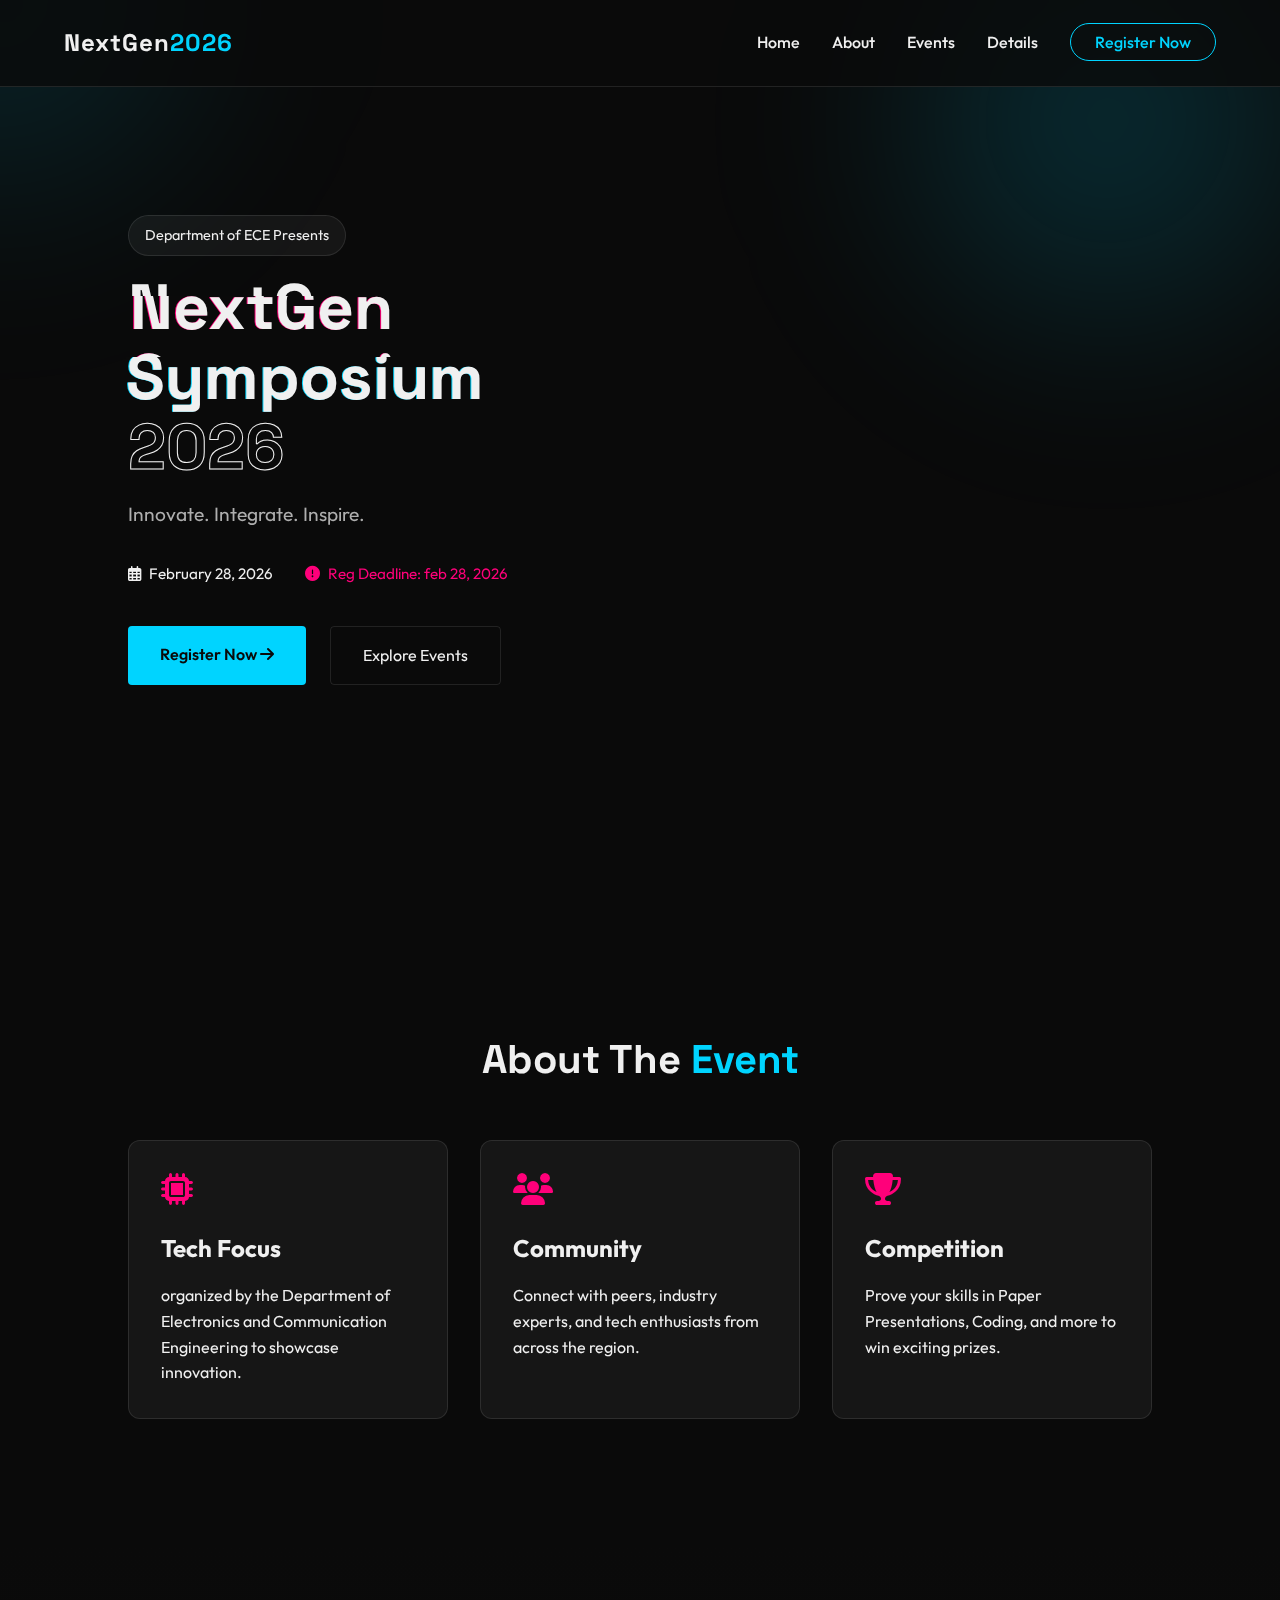
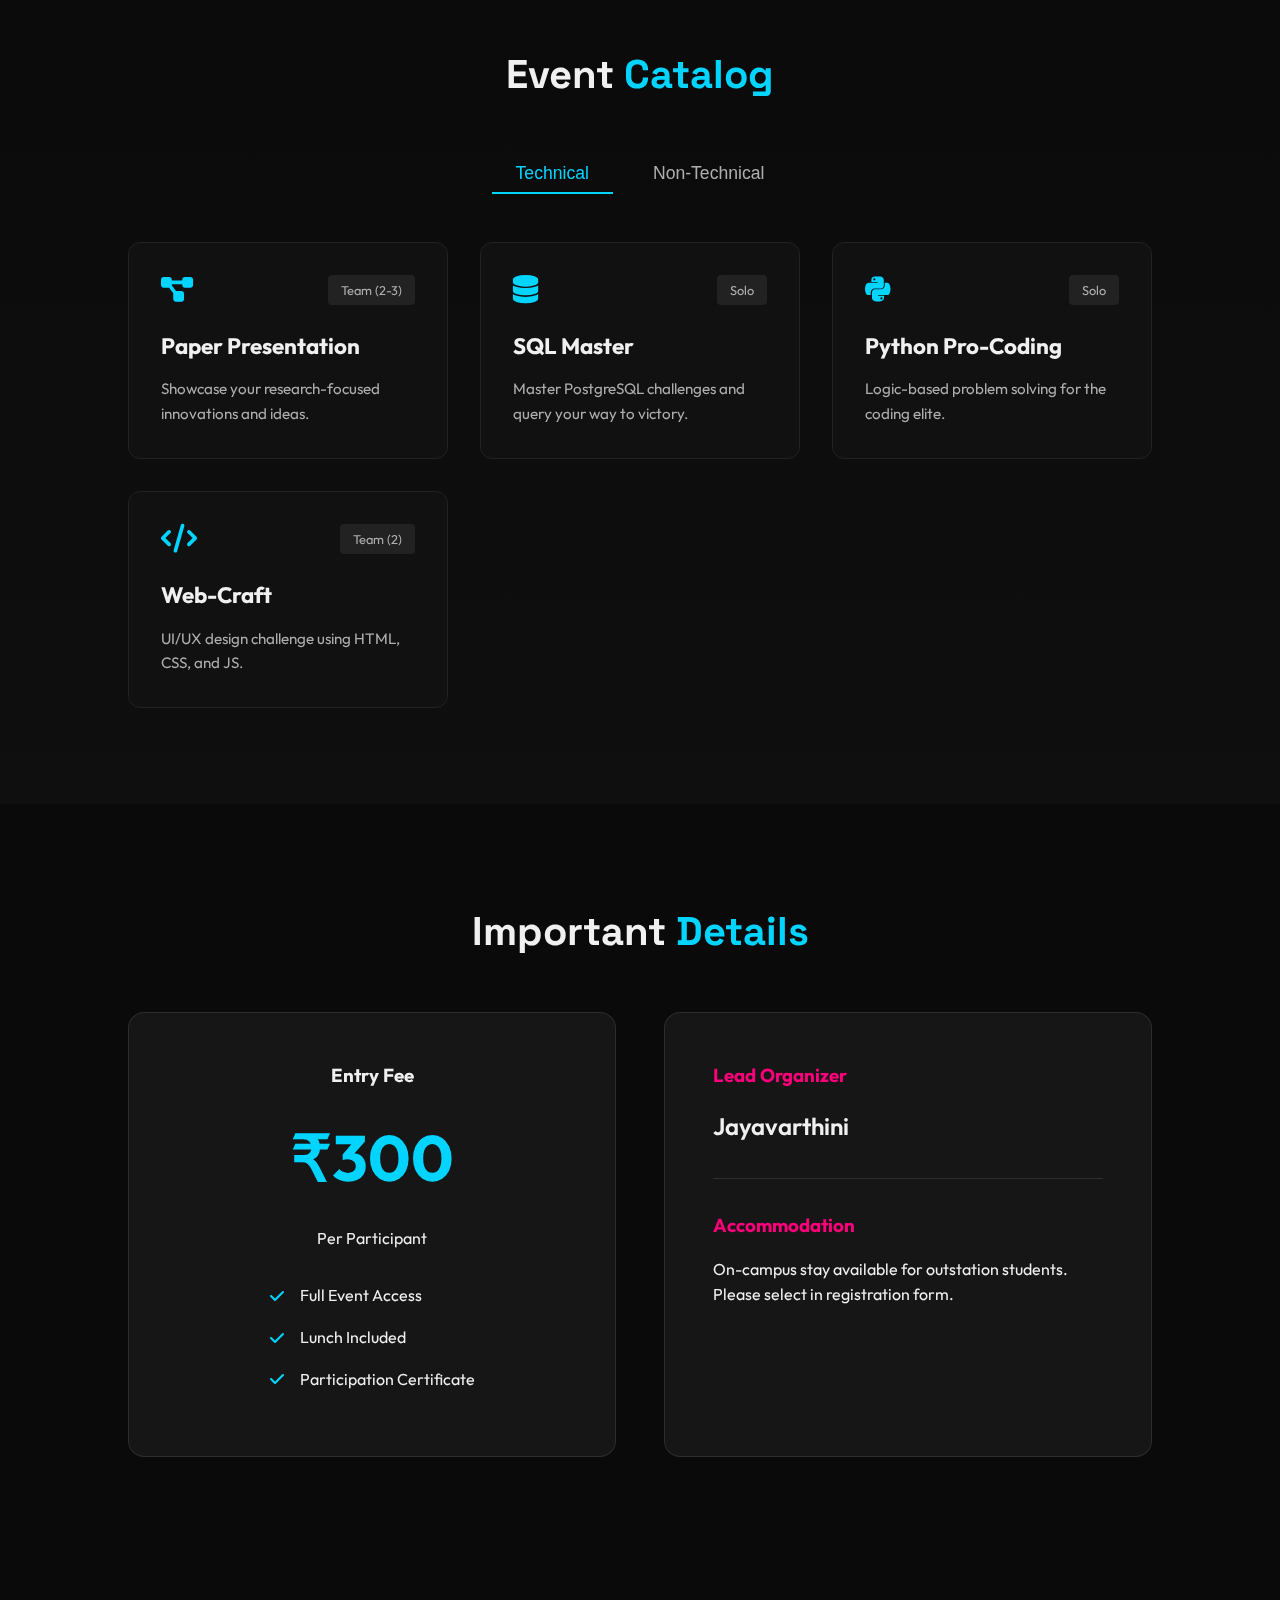
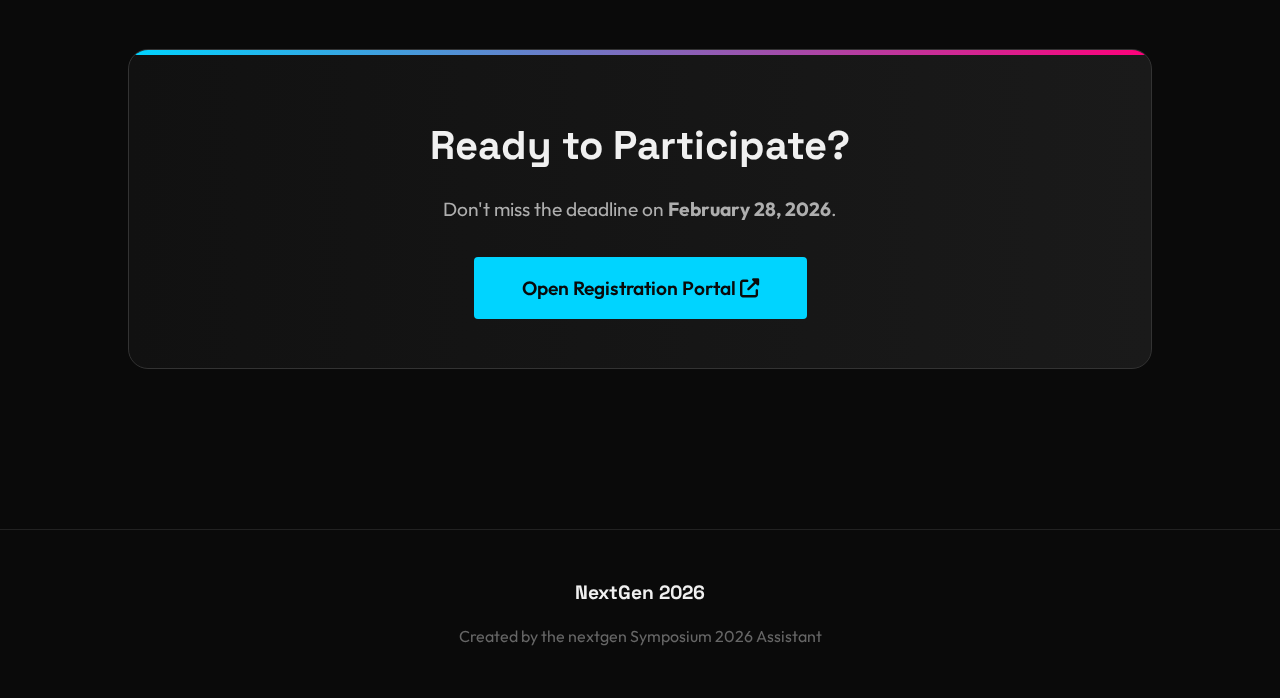
<file: index.html>
<!DOCTYPE html>
<html lang="en">

<head>
    <meta charset="UTF-8">
    <meta name="viewport" content="width=device-width, initial-scale=1.0">
    <title>NextGen Symposium 2026 | InfoTech Symposium</title>
    <meta name="description"
        content="Official website for NextGen Symposium 2026 organized by the Department of Electronics and Communication Engineering.">
    <link rel="stylesheet" href="style.css">
    <link rel="preconnect" href="https://fonts.googleapis.com">
    <link rel="preconnect" href="https://fonts.gstatic.com" crossorigin>
    <link
        href="https://fonts.googleapis.com/css2?family=Outfit:wght@300;400;600;700&family=Space+Grotesk:wght@400;600;700&display=swap"
        rel="stylesheet">
    <link rel="stylesheet" href="https://cdnjs.cloudflare.com/ajax/libs/font-awesome/6.4.0/css/all.min.css">
</head>

<body>
    <div class="cursor-glow"></div>

    <nav class="navbar">
        <div class="logo">NextGen<span class="highlight">2026</span></div>
        <ul class="nav-links">
            <li><a href="#home">Home</a></li>
            <li><a href="#about">About</a></li>
            <li><a href="#events">Events</a></li>
            <li><a href="#details">Details</a></li>
            <li><a href="register.html" class="cta-button">Register Now</a></li>
        </ul>
        <div class="hamburger">
            <i class="fas fa-bars"></i>
        </div>
    </nav>

    <header id="home" class="hero">
        <div class="hero-content">
            <span class="badge">Department of ECE Presents</span>
            <h1 class="glitch" data-text="NextGen Symposium">NextGen Symposium <br> <span
                    class="highlight-text">2026</span></h1>
            <p class="subtitle">Innovate. Integrate. Inspire.</p>
            <div class="event-meta">
                <div class="meta-item">
                    <i class="far fa-calendar-alt"></i>
                    <span>February 28, 2026</span>
                </div>
                <div class="meta-item warning">
                    <i class="fas fa-exclamation-circle"></i>
                    <span>Reg Deadline: feb 28, 2026</span>
                </div>
            </div>
            <div class="cta-group">
                <a href="register.html" class="primary-btn">Register Now <i class="fas fa-arrow-right"></i></a>
                <a href="#events" class="secondary-btn">Explore Events</a>
            </div>
        </div>
        <div class="hero-visual">
            <div class="glowing-orb"></div>
            <div class="grid-overlay"></div>
        </div>
    </header>

    <section id="about" class="about-section">
        <div class="container">
            <h2 class="section-title">About The <span class="highlight">Event</span></h2>
            <div class="about-grid">
                <div class="about-card glass">
                    <i class="fas fa-microchip icon"></i>
                    <h3>Tech Focus</h3>
                    <p>organized by the Department of Electronics and Communication Engineering to showcase innovation.
                    </p>
                </div>
                <div class="about-card glass">
                    <i class="fas fa-users icon"></i>
                    <h3>Community</h3>
                    <p>Connect with peers, industry experts, and tech enthusiasts from across the region.</p>
                </div>
                <div class="about-card glass">
                    <i class="fas fa-trophy icon"></i>
                    <h3>Competition</h3>
                    <p>Prove your skills in Paper Presentations, Coding, and more to win exciting prizes.</p>
                </div>
            </div>
        </div>
    </section>

    <section id="events" class="events-section">
        <div class="container">
            <h2 class="section-title">Event <span class="highlight">Catalog</span></h2>

            <div class="tabs">
                <button class="tab-btn active" data-target="technical">Technical</button>
                <button class="tab-btn" data-target="non-technical">Non-Technical</button>
            </div>

            <div class="events-grid" id="technical">
                <!-- Technical Events -->
                <div class="event-card">
                    <div class="card-header">
                        <i class="fas fa-project-diagram"></i>
                        <span class="tag">Team (2-3)</span>
                    </div>
                    <h3>Paper Presentation</h3>
                    <p>Showcase your research-focused innovations and ideas.</p>
                </div>
                <div class="event-card">
                    <div class="card-header">
                        <i class="fas fa-database"></i>
                        <span class="tag">Solo</span>
                    </div>
                    <h3>SQL Master</h3>
                    <p>Master PostgreSQL challenges and query your way to victory.</p>
                </div>
                <div class="event-card">
                    <div class="card-header">
                        <i class="fab fa-python"></i>
                        <span class="tag">Solo</span>
                    </div>
                    <h3>Python Pro-Coding</h3>
                    <p>Logic-based problem solving for the coding elite.</p>
                </div>
                <div class="event-card">
                    <div class="card-header">
                        <i class="fas fa-code"></i>
                        <span class="tag">Team (2)</span>
                    </div>
                    <h3>Web-Craft</h3>
                    <p>UI/UX design challenge using HTML, CSS, and JS.</p>
                </div>
            </div>

            <div class="events-grid hidden" id="non-technical">
                <!-- Non-Technical Events -->
                <div class="event-card gradient-card">
                    <div class="card-header">
                        <i class="fas fa-brain"></i>
                        <span class="tag">Team (2)</span>
                    </div>
                    <h3>Tech-Quiz</h3>
                    <p>Test your knowledge of the digital world.</p>
                </div>
                <div class="event-card gradient-card">
                    <div class="card-header">
                        <i class="fas fa-camera"></i>
                        <span class="tag">Solo</span>
                    </div>
                    <h3>Photography</h3>
                    <p>Capture the perfect frame and showcase your perspective.</p>
                </div>
                <div class="event-card gradient-card">
                    <div class="card-header">
                        <i class="fas fa-map-marked-alt"></i>
                        <span class="tag">Team (3-4)</span>
                    </div>
                    <h3>Treasure Hunt</h3>
                    <p>Solve the clues, find the prize. A test of wit and speed.</p>
                </div>
                <div class="event-card gradient-card">
                    <div class="card-header">
                        <i class="fas fa-network-wired"></i>
                        <span class="tag">Team (2)</span>
                    </div>
                    <h3>Connection</h3>
                    <p>A witty, clue-based tech word game.</p>
                </div>
            </div>
        </div>
    </section>

    <section id="details" class="details-section">
        <div class="container">
            <h2 class="section-title">Important <span class="highlight">Details</span></h2>
            <div class="details-wrapper">
                <div class="detail-box">
                    <h3>Entry Fee</h3>
                    <div class="price">₹300</div>
                    <p>Per Participant</p>
                    <ul class="features-list">
                        <li><i class="fas fa-check"></i> Full Event Access</li>
                        <li><i class="fas fa-check"></i> Lunch Included</li>
                        <li><i class="fas fa-check"></i> Participation Certificate</li>
                    </ul>
                </div>
                <div class="detail-box info-box">
                    <h3>Lead Organizer</h3>
                    <p class="organizer-name">Jayavarthini</p>
                    <div class="divider"></div>
                    <h3>Accommodation</h3>
                    <p>On-campus stay available for outstation students. <br>Please select in registration form.</p>
                </div>
            </div>
        </div>
    </section>

    <section id="register" class="cta-section">
        <div class="container">
            <div class="cta-content">
                <h2>Ready to Participate?</h2>
                <p>Don't miss the deadline on <strong>February 28, 2026</strong>.</p>
                <a href="register.html" class="primary-btn large">Open Registration Portal <i
                        class="fas fa-external-link-alt"></i></a>
            </div>
        </div>
    </section>

    <footer>
        <div class="container">
            <div class="footer-content">
                <div class="footer-logo">NextGen 2026</div>
                <p>Created by the nextgen Symposium 2026 Assistant</p>
            </div>
        </div>
    </footer>

    <script src="script.js"></script>
</body>

</html>
</file>
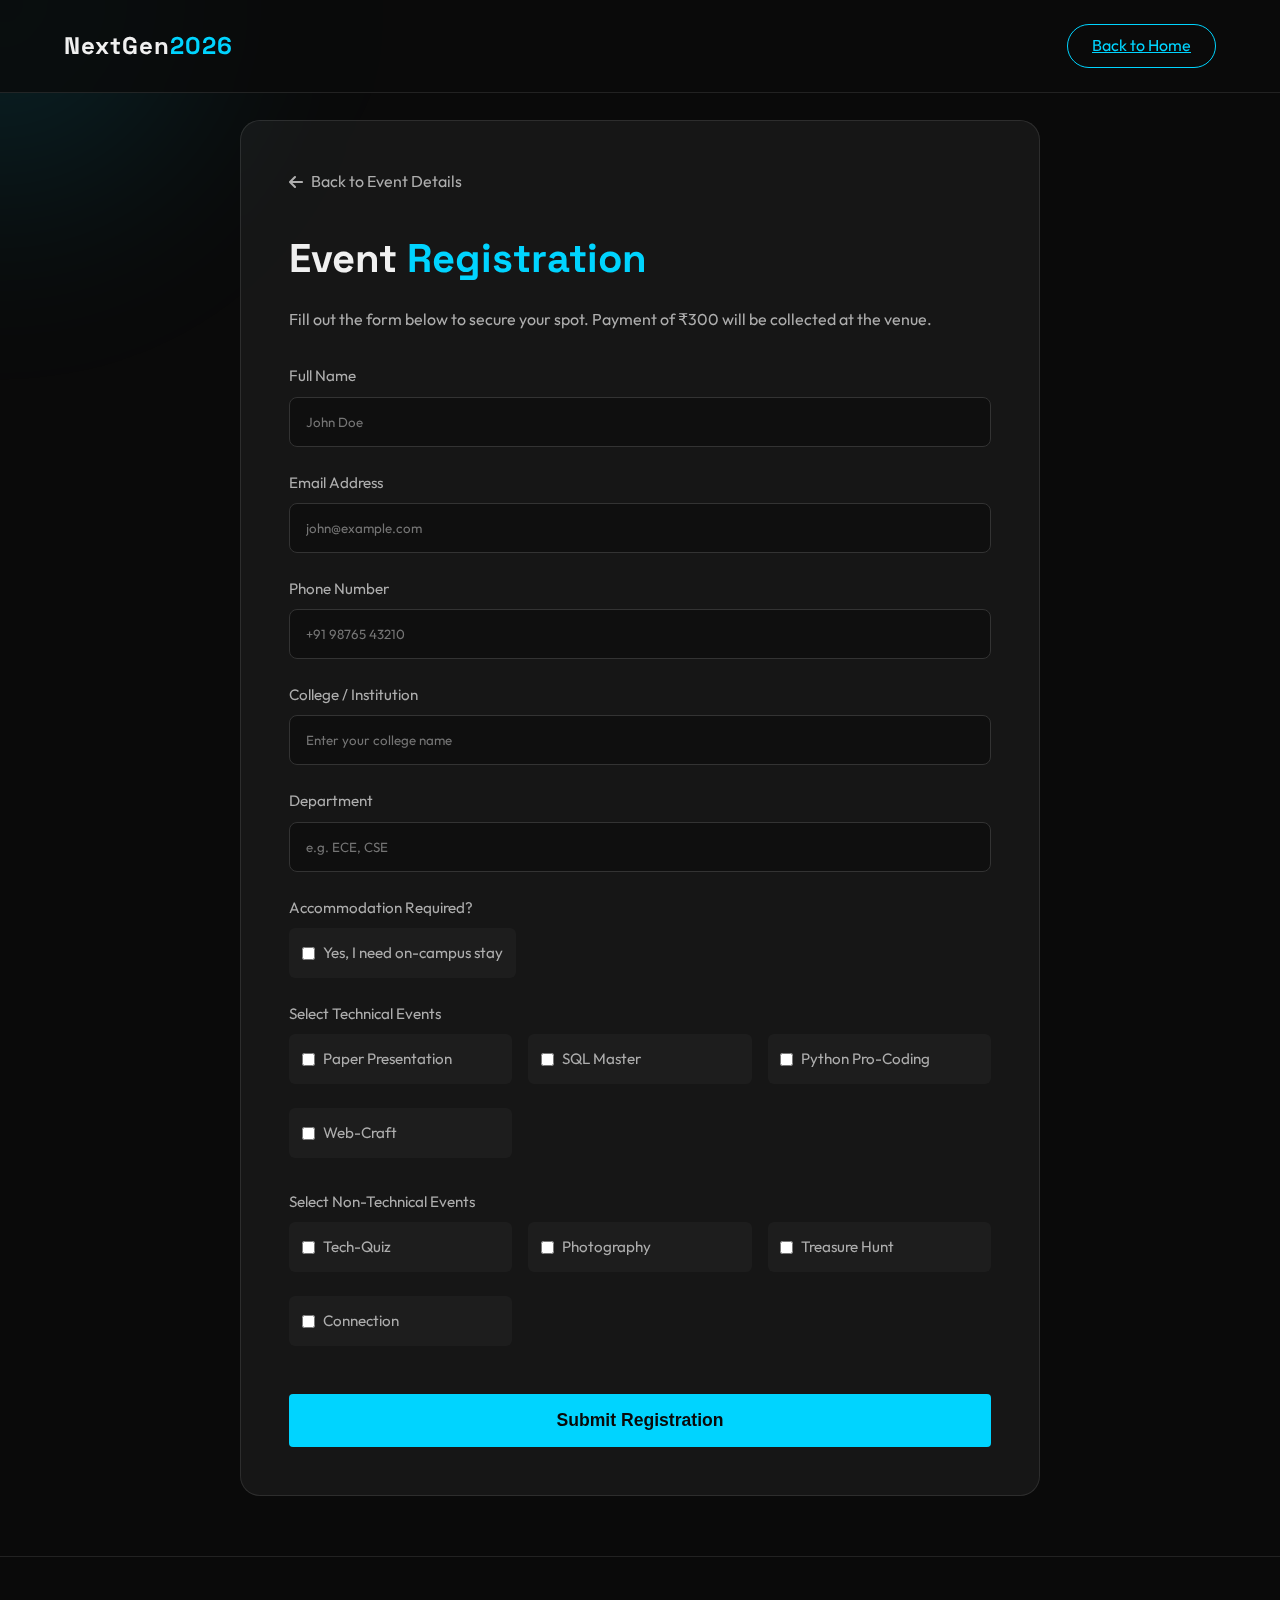
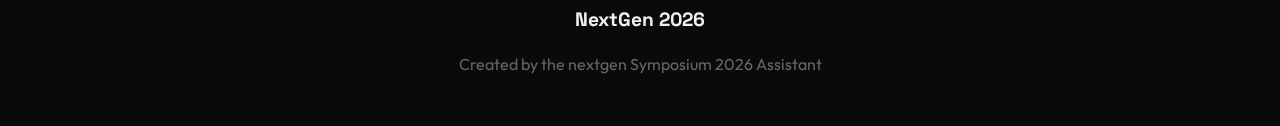
<file: register.html>
<!DOCTYPE html>
<html lang="en">

<head>
    <meta charset="UTF-8">
    <meta name="viewport" content="width=device-width, initial-scale=1.0">
    <title>Register | NextGen Symposium 2026</title>
    <link rel="stylesheet" href="style.css">
    <link rel="preconnect" href="https://fonts.googleapis.com">
    <link rel="preconnect" href="https://fonts.gstatic.com" crossorigin>
    <link
        href="https://fonts.googleapis.com/css2?family=Outfit:wght@300;400;600;700&family=Space+Grotesk:wght@400;600;700&display=swap"
        rel="stylesheet">
    <link rel="stylesheet" href="https://cdnjs.cloudflare.com/ajax/libs/font-awesome/6.4.0/css/all.min.css">
    <style>
        .form-container {
            max-width: 800px;
            margin: 120px auto 60px;
            padding: 3rem;
            background: var(--glass-bg);
            border: 1px solid var(--glass-border);
            border-radius: 20px;
            backdrop-filter: blur(10px);
        }

        .form-group {
            margin-bottom: 1.5rem;
        }

        label {
            display: block;
            margin-bottom: 0.5rem;
            color: #aeaeae;
            font-size: 0.95rem;
        }

        input,
        select,
        textarea {
            width: 100%;
            padding: 1rem;
            background: rgba(0, 0, 0, 0.3);
            border: 1px solid #333;
            border-radius: 8px;
            color: var(--text-color);
            font-family: var(--font-body);
            transition: border-color 0.3s ease;
        }

        input:focus,
        select:focus,
        textarea:focus {
            outline: none;
            border-color: var(--accent-color);
        }

        .checkbox-group {
            display: grid;
            grid-template-columns: repeat(auto-fit, minmax(200px, 1fr));
            gap: 1rem;
            margin-top: 0.5rem;
        }

        .checkbox-item {
            display: flex;
            align-items: center;
            gap: 0.5rem;
            background: rgba(255, 255, 255, 0.03);
            padding: 0.8rem;
            border-radius: 6px;
            cursor: pointer;
            transition: background 0.3s ease;
        }

        .checkbox-item:hover {
            background: rgba(255, 255, 255, 0.08);
        }

        .checkbox-item input {
            width: auto;
        }

        .back-link {
            display: inline-flex;
            align-items: center;
            gap: 0.5rem;
            color: #aeaeae;
            text-decoration: none;
            margin-bottom: 2rem;
            transition: color 0.3s ease;
        }

        .back-link:hover {
            color: var(--accent-color);
        }
    </style>
</head>

<body>
    <div class="cursor-glow"></div>

    <nav class="navbar">
        <div class="logo">NextGen<span class="highlight">2026</span></div>
        <a href="index.html" class="cta-button">Back to Home</a>
    </nav>

    <div class="container">
        <div class="form-container">
            <a href="index.html" class="back-link"><i class="fas fa-arrow-left"></i> Back to Event Details</a>
            <h2 class="section-title" style="text-align: left; margin-bottom: 1rem;">Event <span
                    class="highlight">Registration</span></h2>
            <p style="color: #aeaeae; margin-bottom: 2rem;">Fill out the form below to secure your spot. Payment of ₹300
                will be collected at the venue.</p>

            <form id="registrationForm">
                <div class="form-group">
                    <label for="fullname">Full Name</label>
                    <input type="text" id="fullname" name="fullname" required placeholder="John Doe">
                </div>

                <div class="form-group">
                    <label for="email">Email Address</label>
                    <input type="email" id="email" name="email" required placeholder="john@example.com">
                </div>

                <div class="form-group">
                    <label for="phone">Phone Number</label>
                    <input type="tel" id="phone" name="phone" required placeholder="+91 98765 43210">
                </div>

                <div class="form-group">
                    <label for="college">College / Institution</label>
                    <input type="text" id="college" name="college" required placeholder="Enter your college name">
                </div>

                <div class="form-group">
                    <label for="dept">Department</label>
                    <input type="text" id="dept" name="dept" required placeholder="e.g. ECE, CSE">
                </div>

                <div class="form-group">
                    <label>Accommodation Required?</label>
                    <div class="checkbox-item" style="width: fit-content;">
                        <input type="checkbox" id="accommodation" name="accommodation">
                        <label for="accommodation" style="margin: 0; cursor: pointer;">Yes, I need on-campus
                            stay</label>
                    </div>
                </div>

                <div class="form-group">
                    <label>Select Technical Events</label>
                    <div class="checkbox-group">
                        <label class="checkbox-item">
                            <input type="checkbox" name="events" value="paper-presentation"> Paper Presentation
                        </label>
                        <label class="checkbox-item">
                            <input type="checkbox" name="events" value="sql-master"> SQL Master
                        </label>
                        <label class="checkbox-item">
                            <input type="checkbox" name="events" value="python-pro"> Python Pro-Coding
                        </label>
                        <label class="checkbox-item">
                            <input type="checkbox" name="events" value="web-craft"> Web-Craft
                        </label>
                    </div>
                </div>

                <div class="form-group">
                    <label>Select Non-Technical Events</label>
                    <div class="checkbox-group">
                        <label class="checkbox-item">
                            <input type="checkbox" name="events" value="tech-quiz"> Tech-Quiz
                        </label>
                        <label class="checkbox-item">
                            <input type="checkbox" name="events" value="photography"> Photography
                        </label>
                        <label class="checkbox-item">
                            <input type="checkbox" name="events" value="treasure-hunt"> Treasure Hunt
                        </label>
                        <label class="checkbox-item">
                            <input type="checkbox" name="events" value="connection"> Connection
                        </label>
                    </div>
                </div>

                <button type="submit" class="primary-btn"
                    style="width: 100%; border: none; cursor: pointer; font-size: 1.1rem; margin-top: 1rem;">Submit
                    Registration</button>
            </form>
        </div>
    </div>

    <footer>
        <div class="container">
            <div class="footer-content">
                <div class="footer-logo">NextGen 2026</div>
                <p>Created by the nextgen Symposium 2026 Assistant</p>
            </div>
        </div>
    </footer>

    <script src="script.js"></script>
    <script>
        document.getElementById('registrationForm').addEventListener('submit', function (e) {
            e.preventDefault();
            // Simulate form submission
            const btn = this.querySelector('button[type="submit"]');
            const originalText = btn.innerHTML;

            btn.innerHTML = '<i class="fas fa-spinner fa-spin"></i> Processing...';
            btn.style.opacity = '0.7';

            setTimeout(() => {
                alert('Registration Successful! Taking you back to home page.');
                window.location.href = 'index.html';
            }, 1500);
        });
    </script>
</body>

</html>
</file>
<file: style.css>
:root {
    --bg-color: #0a0a0a;
    --text-color: #f0f0f0;
    --accent-color: #00d4ff;
    --secondary-color: #ff007a;
    --glass-bg: rgba(255, 255, 255, 0.05);
    --glass-border: rgba(255, 255, 255, 0.1);
    --font-heading: 'Space Grotesk', sans-serif;
    --font-body: 'Outfit', sans-serif;
}

* {
    margin: 0;
    padding: 0;
    box-sizing: border-box;
    scroll-behavior: smooth;
}

/* Cursor Glow */
.cursor-glow {
    position: fixed;
    top: 0;
    left: 0;
    width: 600px;
    height: 600px;
    background: radial-gradient(circle, rgba(0, 212, 255, 0.15), transparent 70%);
    border-radius: 50%;
    pointer-events: none;
    transform: translate(-50%, -50%);
    z-index: -1;
    filter: blur(80px);
    /* No transition for instant follow, or small transition for smooth lag. JS updates on mousemove. */
}

/* Text Glitch Effect */
.glitch {
    position: relative;
    display: inline-block;
}

.glitch::before,
.glitch::after {
    content: attr(data-text);
    position: absolute;
    top: 0;
    left: 0;
    width: 100%;
    height: 100%;
    background: var(--bg-color);
}

.glitch::before {
    left: 2px;
    text-shadow: -1px 0 #ff007a;
    clip: rect(24px, 550px, 90px, 0);
    animation: glitch-anim-2 3s infinite linear alternate-reverse;
}

.glitch::after {
    left: -2px;
    text-shadow: -1px 0 #00d4ff;
    clip: rect(85px, 550px, 140px, 0);
    animation: glitch-anim 2s infinite linear alternate-reverse;
}

@keyframes glitch-anim {
    0% {
        clip: rect(10px, 9999px, 31px, 0);
    }

    20% {
        clip: rect(80px, 9999px, 90px, 0);
    }

    40% {
        clip: rect(20px, 9999px, 100px, 0);
    }

    60% {
        clip: rect(50px, 9999px, 80px, 0);
    }

    80% {
        clip: rect(110px, 9999px, 144px, 0);
    }

    100% {
        clip: rect(30px, 9999px, 60px, 0);
    }
}

@keyframes glitch-anim-2 {
    0% {
        clip: rect(10px, 9999px, 80px, 0);
    }

    20% {
        clip: rect(100px, 9999px, 110px, 0);
    }

    40% {
        clip: rect(30px, 9999px, 40px, 0);
    }

    60% {
        clip: rect(10px, 9999px, 120px, 0);
    }

    80% {
        clip: rect(60px, 9999px, 70px, 0);
    }

    100% {
        clip: rect(20px, 9999px, 30px, 0);
    }
}

body {
    background-color: var(--bg-color);
    color: var(--text-color);
    font-family: var(--font-body);
    overflow-x: hidden;
    line-height: 1.6;
}

/* Custom Scrollbar */
::-webkit-scrollbar {
    width: 8px;
}

::-webkit-scrollbar-track {
    background: var(--bg-color);
}

::-webkit-scrollbar-thumb {
    background: var(--accent-color);
    border-radius: 4px;
}

/* Navbar */
.navbar {
    position: fixed;
    top: 0;
    width: 100%;
    display: flex;
    justify-content: space-between;
    align-items: center;
    padding: 1.5rem 5%;
    z-index: 1000;
    backdrop-filter: blur(10px);
    background: rgba(10, 10, 10, 0.8);
    border-bottom: 1px solid var(--glass-border);
}

.logo {
    font-family: var(--font-heading);
    font-size: 1.5rem;
    font-weight: 700;
    letter-spacing: 1px;
}

.highlight {
    color: var(--accent-color);
}

.nav-links {
    display: flex;
    list-style: none;
    gap: 2rem;
}

.nav-links a {
    text-decoration: none;
    color: var(--text-color);
    font-weight: 500;
    transition: color 0.3s ease;
    position: relative;
}

.nav-links a::after {
    content: '';
    position: absolute;
    width: 0;
    height: 2px;
    bottom: -5px;
    left: 0;
    background-color: var(--accent-color);
    transition: width 0.3s ease;
}

.nav-links a:hover::after {
    width: 100%;
}

.cta-button {
    padding: 0.5rem 1.5rem;
    border: 1px solid var(--accent-color);
    border-radius: 50px;
    color: var(--accent-color) !important;
}

.cta-button:hover {
    background: var(--accent-color);
    color: var(--bg-color) !important;
    box-shadow: 0 0 15px var(--accent-color);
}

.hamburger {
    display: none;
    cursor: pointer;
    font-size: 1.5rem;
}

/* Hero Section */
.hero {
    height: 100vh;
    display: flex;
    align-items: center;
    padding: 0 10%;
    position: relative;
    overflow: hidden;
}

.hero::before {
    content: '';
    position: absolute;
    top: -20%;
    right: -10%;
    width: 600px;
    height: 600px;
    background: radial-gradient(circle, rgba(0, 212, 255, 0.2) 0%, rgba(0, 0, 0, 0) 70%);
    filter: blur(80px);
    z-index: -1;
}

.hero-content {
    z-index: 2;
    max-width: 600px;
}

.badge {
    background: var(--glass-bg);
    padding: 0.5rem 1rem;
    border-radius: 50px;
    font-size: 0.9rem;
    border: 1px solid var(--glass-border);
    margin-bottom: 1rem;
    display: inline-block;
}

.hero h1 {
    font-family: var(--font-heading);
    font-size: 4rem;
    line-height: 1.1;
    margin-bottom: 1rem;
}

.highlight-text {
    color: transparent;
    -webkit-text-stroke: 1px var(--text-color);
    position: relative;
}

.subtitle {
    font-size: 1.2rem;
    color: #aeaeae;
    margin-bottom: 2rem;
}

.event-meta {
    display: flex;
    gap: 2rem;
    margin-bottom: 2.5rem;
}

.meta-item {
    display: flex;
    align-items: center;
    gap: 0.5rem;
    font-size: 0.95rem;
}

.meta-item.warning {
    color: var(--secondary-color);
}

.cta-group {
    display: flex;
    gap: 1.5rem;
}

.primary-btn {
    padding: 1rem 2rem;
    background: var(--accent-color);
    color: var(--bg-color);
    text-decoration: none;
    border-radius: 4px;
    font-weight: 600;
    transition: transform 0.3s ease, box-shadow 0.3s ease;
}

.primary-btn:hover {
    transform: translateY(-2px);
    box-shadow: 0 10px 20px rgba(0, 212, 255, 0.2);
}

.secondary-btn {
    padding: 1rem 2rem;
    background: transparent;
    color: var(--text-color);
    text-decoration: none;
    border: 1px solid var(--glass-border);
    border-radius: 4px;
    transition: background 0.3s ease;
}

.secondary-btn:hover {
    background: var(--glass-bg);
    border-color: var(--text-color);
}

/* About Section */
.about-section {
    padding: 8rem 10%;
    position: relative;
}

.section-title {
    font-family: var(--font-heading);
    font-size: 2.5rem;
    margin-bottom: 3rem;
    text-align: center;
}

.about-grid {
    display: grid;
    grid-template-columns: repeat(auto-fit, minmax(280px, 1fr));
    gap: 2rem;
}

.about-card {
    background: var(--glass-bg);
    border: 1px solid var(--glass-border);
    padding: 2rem;
    border-radius: 12px;
    transition: transform 0.3s ease;
}

.about-card:hover {
    transform: translateY(-5px);
    background: rgba(255, 255, 255, 0.08);
}

.about-card .icon {
    font-size: 2rem;
    color: var(--secondary-color);
    margin-bottom: 1.5rem;
}

.about-card h3 {
    margin-bottom: 1rem;
    font-size: 1.5rem;
}

/* Events Section */
.events-section {
    padding: 6rem 10%;
    background: linear-gradient(180deg, var(--bg-color) 0%, #0f0f0f 100%);
}

.tabs {
    display: flex;
    justify-content: center;
    gap: 1rem;
    margin-bottom: 3rem;
}

.tab-btn {
    background: transparent;
    border: none;
    color: #aeaeae;
    font-size: 1.1rem;
    padding: 0.5rem 1.5rem;
    cursor: pointer;
    border-bottom: 2px solid transparent;
    transition: all 0.3s ease;
}

.tab-btn.active {
    color: var(--accent-color);
    border-bottom-color: var(--accent-color);
}

.events-grid {
    display: grid;
    grid-template-columns: repeat(auto-fill, minmax(280px, 1fr));
    gap: 2rem;
    animation: fadeIn 0.5s ease-in-out;
}

.events-grid.hidden {
    display: none;
}

@keyframes fadeIn {
    from {
        opacity: 0;
        transform: translateY(20px);
    }

    to {
        opacity: 1;
        transform: translateY(0);
    }
}

.event-card {
    background: #111;
    border: 1px solid #222;
    padding: 2rem;
    border-radius: 12px;
    position: relative;
    overflow: hidden;
    transition: all 0.3s ease;
}

.event-card:hover {
    border-color: var(--accent-color);
    box-shadow: 0 10px 30px rgba(0, 0, 0, 0.5);
}

.card-header {
    display: flex;
    justify-content: space-between;
    align-items: flex-start;
    margin-bottom: 1.5rem;
}

.card-header i {
    font-size: 1.8rem;
    color: var(--accent-color);
}

.tag {
    font-size: 0.8rem;
    background: #222;
    padding: 0.3rem 0.8rem;
    border-radius: 4px;
    color: #aeaeae;
}

.event-card h3 {
    margin-bottom: 0.8rem;
    font-size: 1.4rem;
}

.event-card p {
    color: #aeaeae;
    font-size: 0.95rem;
}

/* Details Section */
.details-section {
    padding: 6rem 10%;
}

.details-wrapper {
    display: grid;
    grid-template-columns: repeat(auto-fit, minmax(300px, 1fr));
    gap: 3rem;
}

.detail-box {
    background: var(--glass-bg);
    border: 1px solid var(--glass-border);
    padding: 3rem;
    border-radius: 16px;
    text-align: center;
}

.price {
    font-size: 4rem;
    font-weight: 700;
    color: var(--accent-color);
    margin: 1rem 0;
}

.features-list {
    list-style: none;
    margin-top: 2rem;
    text-align: left;
    display: inline-block;
}

.features-list li {
    margin-bottom: 1rem;
    display: flex;
    align-items: center;
    gap: 1rem;
}

.features-list i {
    color: var(--accent-color);
}

.info-box {
    text-align: left;
}

.info-box h3 {
    color: var(--secondary-color);
    margin-bottom: 1rem;
}

.organizer-name {
    font-size: 1.5rem;
    font-weight: 600;
}

.divider {
    height: 1px;
    background: var(--glass-border);
    margin: 2rem 0;
}

/* CTA Register Section */
.cta-section {
    padding: 6rem 10%;
    margin-bottom: 4rem;
}

.cta-content {
    background: linear-gradient(90deg, #111, #1a1a1a);
    padding: 4rem;
    border-radius: 20px;
    text-align: center;
    border: 1px solid #333;
    position: relative;
    overflow: hidden;
}

.cta-content::before {
    content: '';
    position: absolute;
    top: 0;
    left: 0;
    width: 100%;
    height: 5px;
    background: linear-gradient(90deg, var(--accent-color), var(--secondary-color));
}

.cta-content h2 {
    font-family: var(--font-heading);
    font-size: 2.5rem;
    margin-bottom: 1rem;
}

.cta-content p {
    margin-bottom: 3rem;
    font-size: 1.2rem;
    color: #aeaeae;
}

.primary-btn.large {
    font-size: 1.2rem;
    padding: 1.2rem 3rem;
}

/* Footer */
footer {
    padding: 3rem 10%;
    border-top: 1px solid #222;
    text-align: center;
    color: #666;
}

.footer-logo {
    font-family: var(--font-heading);
    font-weight: 700;
    color: var(--text-color);
    margin-bottom: 1rem;
    font-size: 1.2rem;
}

/* Responsive */
@media (max-width: 768px) {
    .hero h1 {
        font-size: 2.8rem;
    }

    .nav-links {
        display: none;
    }

    .hamburger {
        display: block;
    }

    .event-meta {
        flex-direction: column;
        gap: 1rem;
    }

    .cta-content {
        padding: 2rem;
    }

    .nav-links.nav-active {
        display: flex;
        flex-direction: column;
        position: absolute;
        top: 70px;
        left: 0;
        width: 100%;
        background: rgba(10, 10, 10, 0.95);
        padding: 2rem;
        border-bottom: 1px solid rgba(255, 255, 255, 0.1);
        z-index: 1000;
    }
}
</file>
